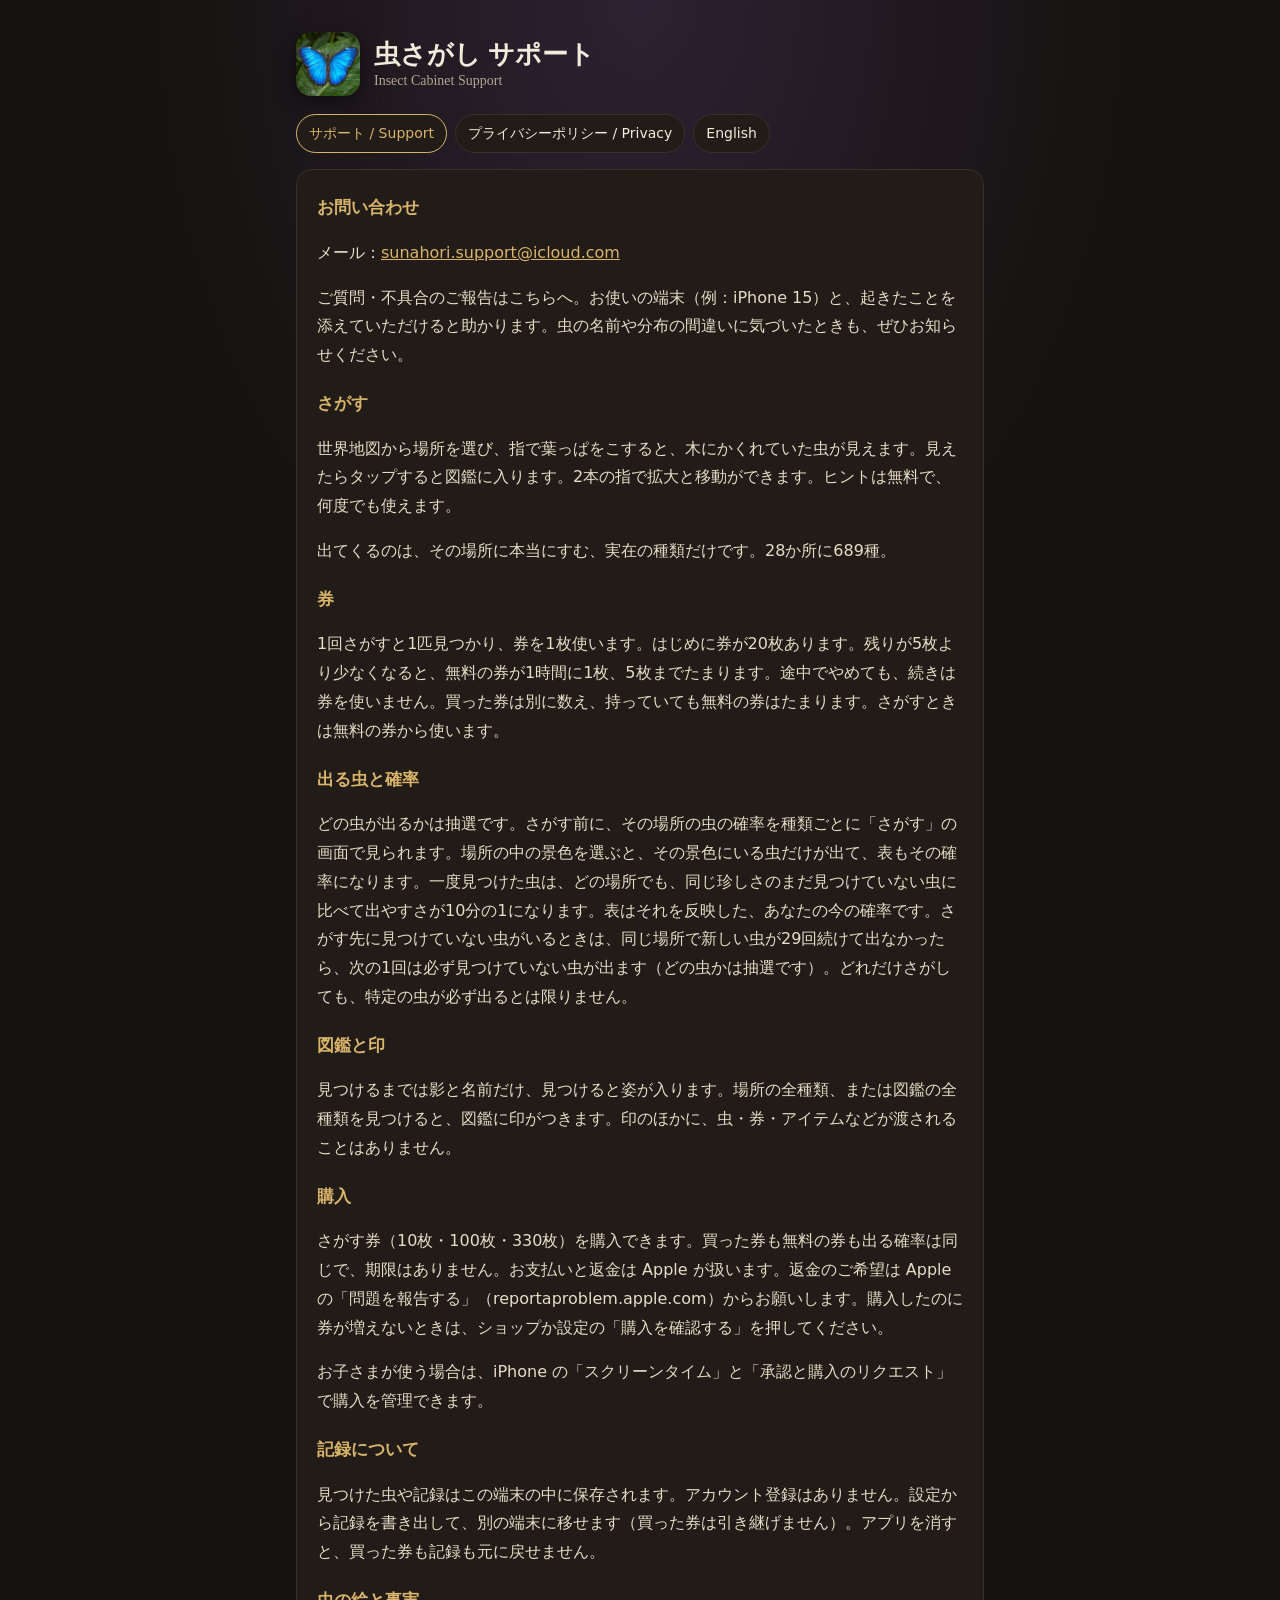
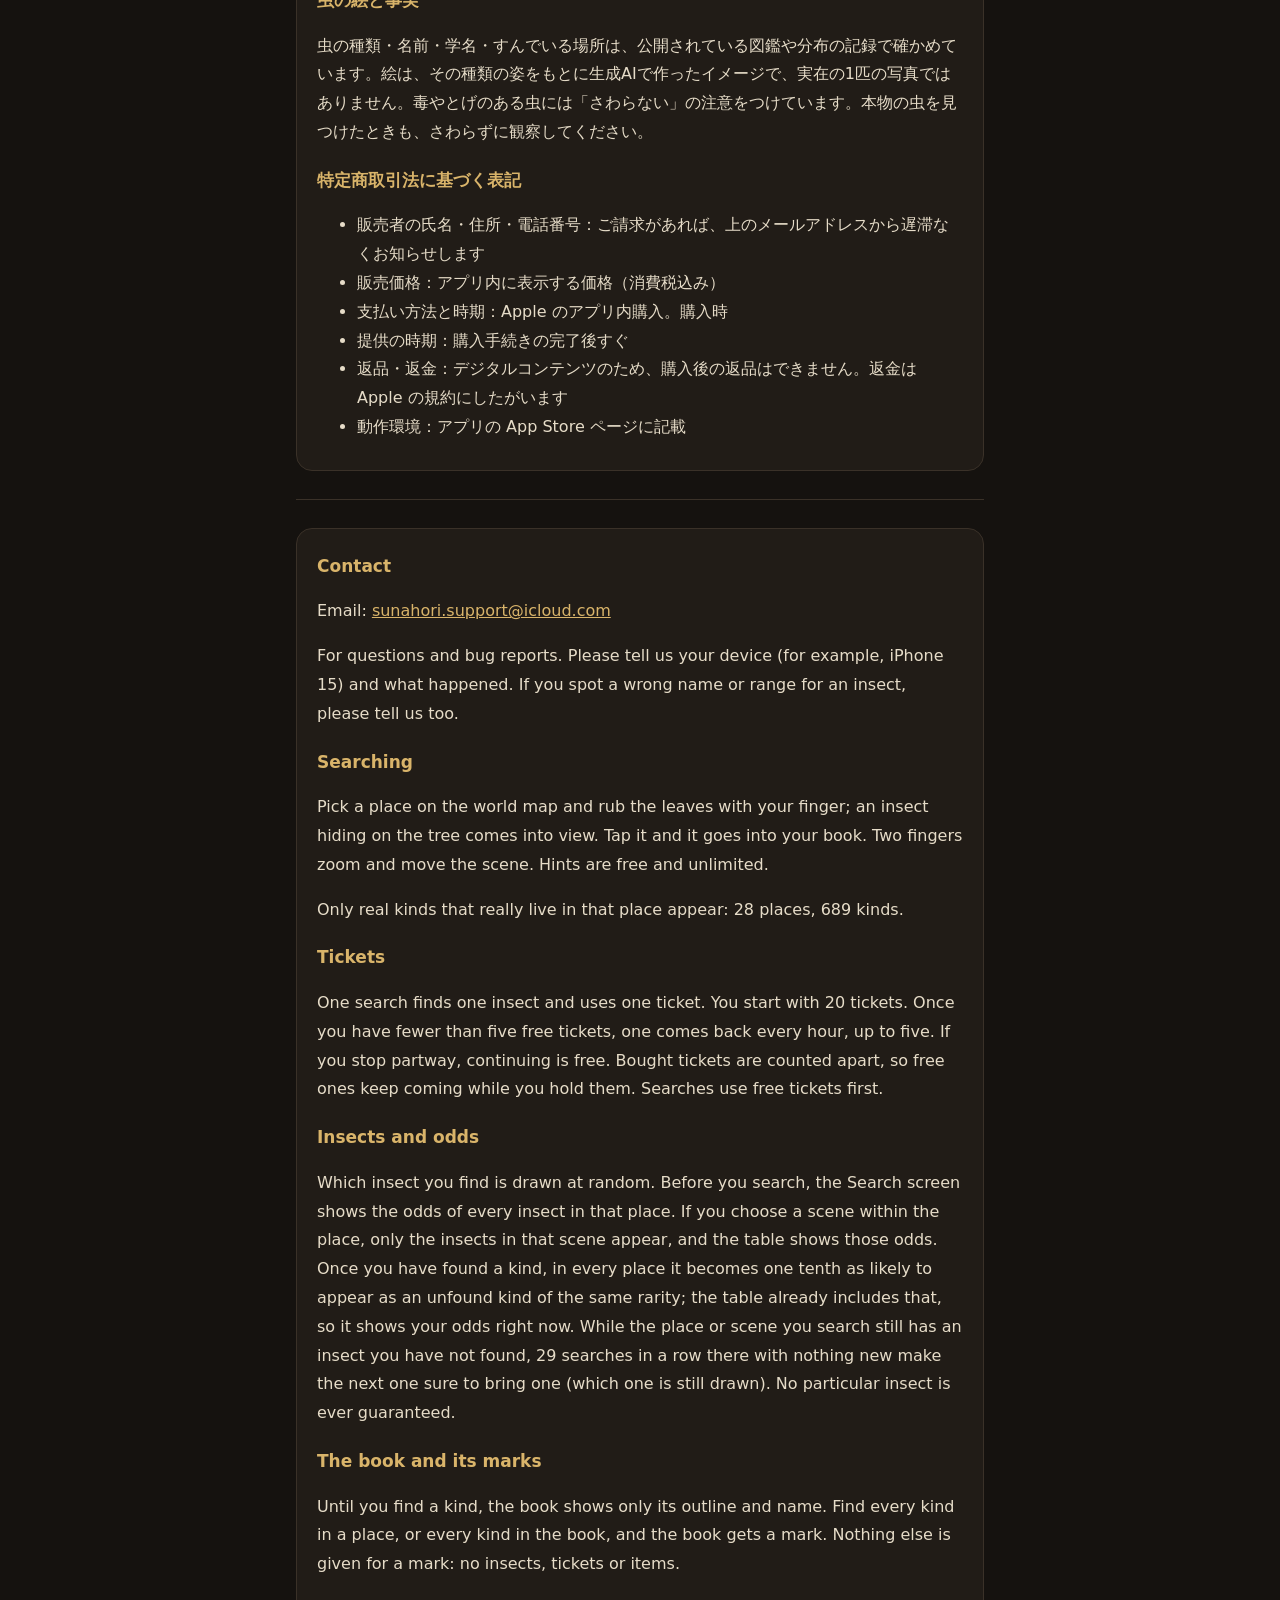
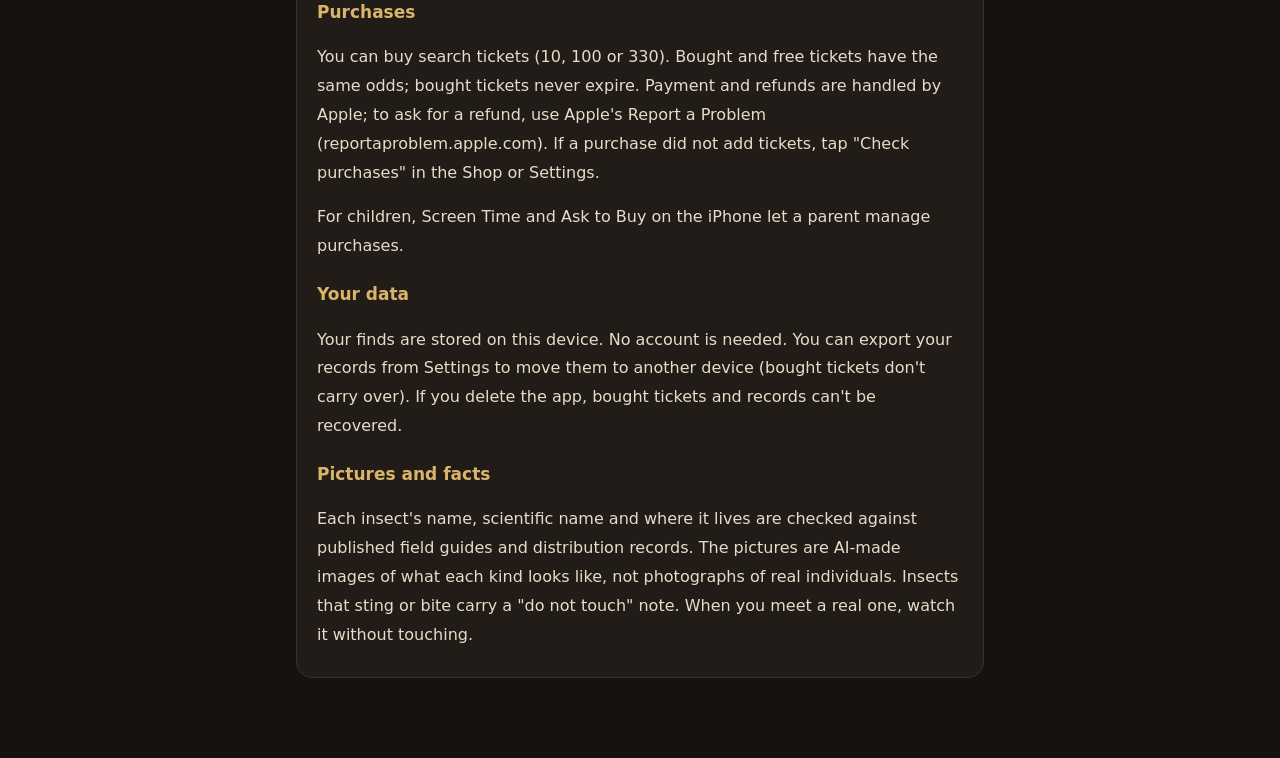
<file: index.html>
<!doctype html>
<html lang="ja">
<head>
<meta charset="utf-8">
<meta name="viewport" content="width=device-width,initial-scale=1">
<title>虫さがし サポート / Insect Cabinet Support</title>
<link rel="stylesheet" href="style.css">
<link rel="icon" href="icon.png">
</head>
<body>
<main>
  <header>
    <img src="icon.png" alt="">
    <h1>虫さがし サポート<small>Insect Cabinet Support</small></h1>
  </header>
  <nav>
    <a class="on" href="./">サポート / Support</a>
    <a href="privacy.html">プライバシーポリシー / Privacy</a>
    <a href="#en">English</a>
  </nav>

  <section>
    <h2>お問い合わせ</h2>
    <p>メール：<a href="mailto:sunahori.support@icloud.com">sunahori.support@icloud.com</a></p>
    <p>ご質問・不具合のご報告はこちらへ。お使いの端末（例：iPhone 15）と、起きたことを添えていただけると助かります。虫の名前や分布の間違いに気づいたときも、ぜひお知らせください。</p>
    <h2>さがす</h2>
    <p>世界地図から場所を選び、指で葉っぱをこすると、木にかくれていた虫が見えます。見えたらタップすると図鑑に入ります。2本の指で拡大と移動ができます。ヒントは無料で、何度でも使えます。</p>
    <p>出てくるのは、その場所に本当にすむ、実在の種類だけです。28か所に689種。</p>
    <h2>券</h2>
    <p>1回さがすと1匹見つかり、券を1枚使います。はじめに券が20枚あります。残りが5枚より少なくなると、無料の券が1時間に1枚、5枚までたまります。途中でやめても、続きは券を使いません。買った券は別に数え、持っていても無料の券はたまります。さがすときは無料の券から使います。</p>
    <h2>出る虫と確率</h2>
    <p>どの虫が出るかは抽選です。さがす前に、その場所の虫の確率を種類ごとに「さがす」の画面で見られます。場所の中の景色を選ぶと、その景色にいる虫だけが出て、表もその確率になります。一度見つけた虫は、どの場所でも、同じ珍しさのまだ見つけていない虫に比べて出やすさが10分の1になります。表はそれを反映した、あなたの今の確率です。さがす先に見つけていない虫がいるときは、同じ場所で新しい虫が29回続けて出なかったら、次の1回は必ず見つけていない虫が出ます（どの虫かは抽選です）。どれだけさがしても、特定の虫が必ず出るとは限りません。</p>
    <h2>図鑑と印</h2>
    <p>見つけるまでは影と名前だけ、見つけると姿が入ります。場所の全種類、または図鑑の全種類を見つけると、図鑑に印がつきます。印のほかに、虫・券・アイテムなどが渡されることはありません。</p>
    <h2>購入</h2>
    <p>さがす券（10枚・100枚・330枚）を購入できます。買った券も無料の券も出る確率は同じで、期限はありません。お支払いと返金は Apple が扱います。返金のご希望は Apple の「問題を報告する」（reportaproblem.apple.com）からお願いします。購入したのに券が増えないときは、ショップか設定の「購入を確認する」を押してください。</p>
    <p>お子さまが使う場合は、iPhone の「スクリーンタイム」と「承認と購入のリクエスト」で購入を管理できます。</p>
    <h2>記録について</h2>
    <p>見つけた虫や記録はこの端末の中に保存されます。アカウント登録はありません。設定から記録を書き出して、別の端末に移せます（買った券は引き継げません）。アプリを消すと、買った券も記録も元に戻せません。</p>
    <h2>虫の絵と事実</h2>
    <p>虫の種類・名前・学名・すんでいる場所は、公開されている図鑑や分布の記録で確かめています。絵は、その種類の姿をもとに生成AIで作ったイメージで、実在の1匹の写真ではありません。毒やとげのある虫には「さわらない」の注意をつけています。本物の虫を見つけたときも、さわらずに観察してください。</p>
    <h2>特定商取引法に基づく表記</h2>
    <ul>
      <li>販売者の氏名・住所・電話番号：ご請求があれば、上のメールアドレスから遅滞なくお知らせします</li>
      <li>販売価格：アプリ内に表示する価格（消費税込み）</li>
      <li>支払い方法と時期：Apple のアプリ内購入。購入時</li>
      <li>提供の時期：購入手続きの完了後すぐ</li>
      <li>返品・返金：デジタルコンテンツのため、購入後の返品はできません。返金は Apple の規約にしたがいます</li>
      <li>動作環境：アプリの App Store ページに記載</li>
    </ul>
  </section>

  <hr>

  <section id="en" lang="en">
    <h2>Contact</h2>
    <p>Email: <a href="mailto:sunahori.support@icloud.com">sunahori.support@icloud.com</a></p>
    <p>For questions and bug reports. Please tell us your device (for example, iPhone 15) and what happened. If you spot a wrong name or range for an insect, please tell us too.</p>
    <h2>Searching</h2>
    <p>Pick a place on the world map and rub the leaves with your finger; an insect hiding on the tree comes into view. Tap it and it goes into your book. Two fingers zoom and move the scene. Hints are free and unlimited.</p>
    <p>Only real kinds that really live in that place appear: 28 places, 689 kinds.</p>
    <h2>Tickets</h2>
    <p>One search finds one insect and uses one ticket. You start with 20 tickets. Once you have fewer than five free tickets, one comes back every hour, up to five. If you stop partway, continuing is free. Bought tickets are counted apart, so free ones keep coming while you hold them. Searches use free tickets first.</p>
    <h2>Insects and odds</h2>
    <p>Which insect you find is drawn at random. Before you search, the Search screen shows the odds of every insect in that place. If you choose a scene within the place, only the insects in that scene appear, and the table shows those odds. Once you have found a kind, in every place it becomes one tenth as likely to appear as an unfound kind of the same rarity; the table already includes that, so it shows your odds right now. While the place or scene you search still has an insect you have not found, 29 searches in a row there with nothing new make the next one sure to bring one (which one is still drawn). No particular insect is ever guaranteed.</p>
    <h2>The book and its marks</h2>
    <p>Until you find a kind, the book shows only its outline and name. Find every kind in a place, or every kind in the book, and the book gets a mark. Nothing else is given for a mark: no insects, tickets or items.</p>
    <h2>Purchases</h2>
    <p>You can buy search tickets (10, 100 or 330). Bought and free tickets have the same odds; bought tickets never expire. Payment and refunds are handled by Apple; to ask for a refund, use Apple's Report a Problem (reportaproblem.apple.com). If a purchase did not add tickets, tap "Check purchases" in the Shop or Settings.</p>
    <p>For children, Screen Time and Ask to Buy on the iPhone let a parent manage purchases.</p>
    <h2>Your data</h2>
    <p>Your finds are stored on this device. No account is needed. You can export your records from Settings to move them to another device (bought tickets don't carry over). If you delete the app, bought tickets and records can't be recovered.</p>
    <h2>Pictures and facts</h2>
    <p>Each insect's name, scientific name and where it lives are checked against published field guides and distribution records. The pictures are AI-made images of what each kind looks like, not photographs of real individuals. Insects that sting or bite carry a "do not touch" note. When you meet a real one, watch it without touching.</p>
  </section>
</main>
</body>
</html>
</file>
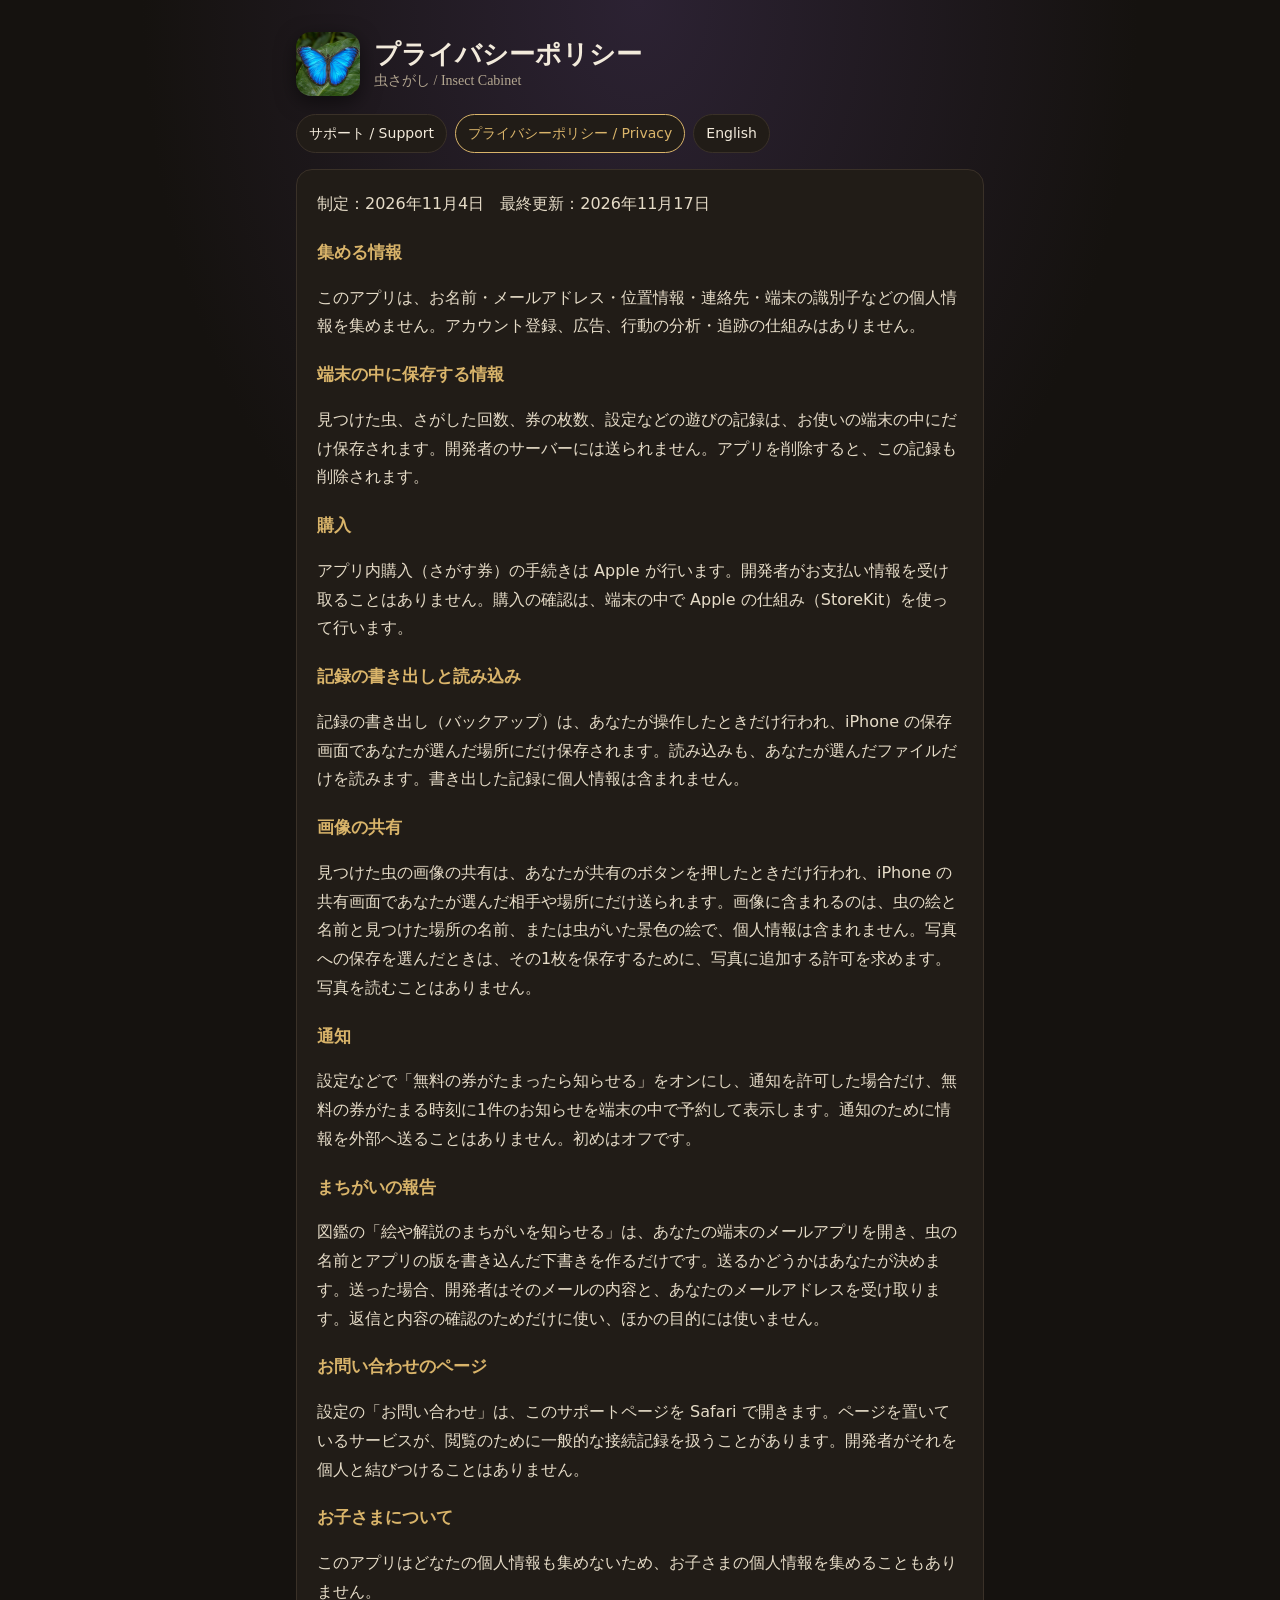
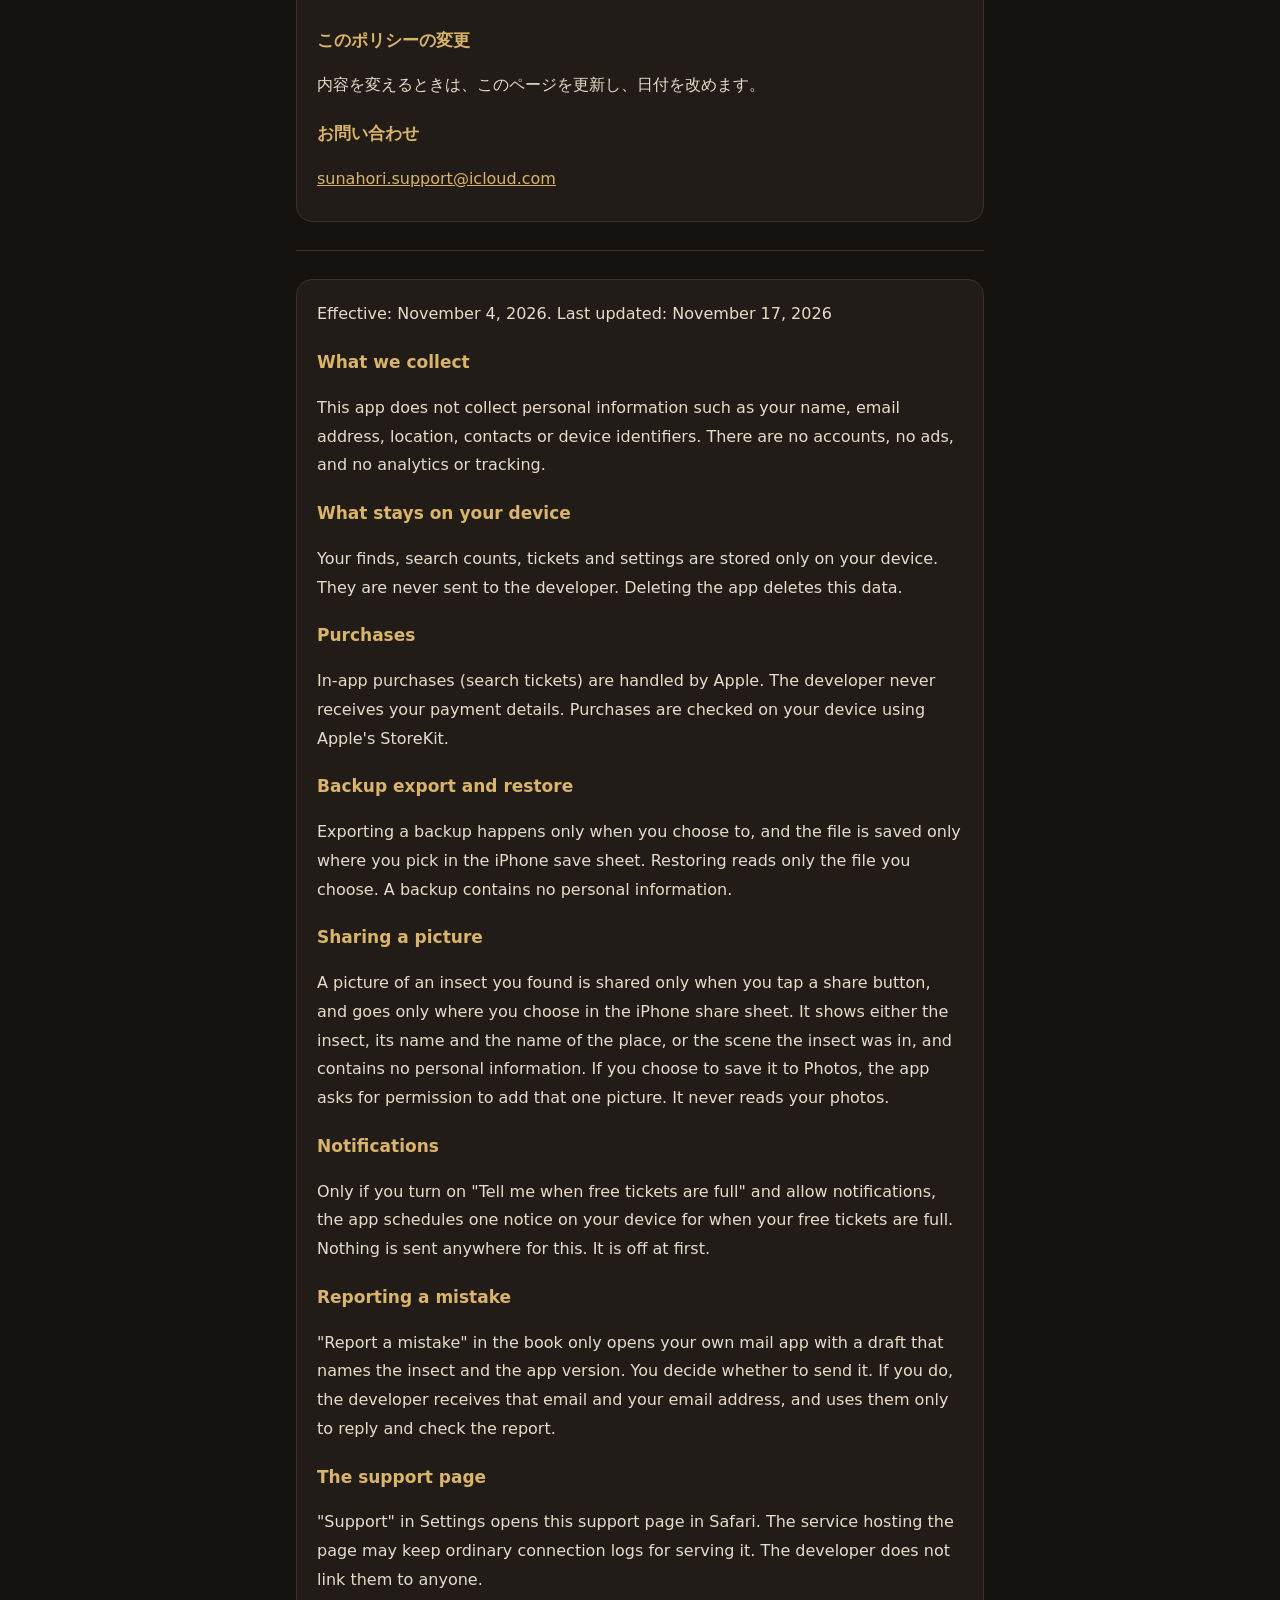
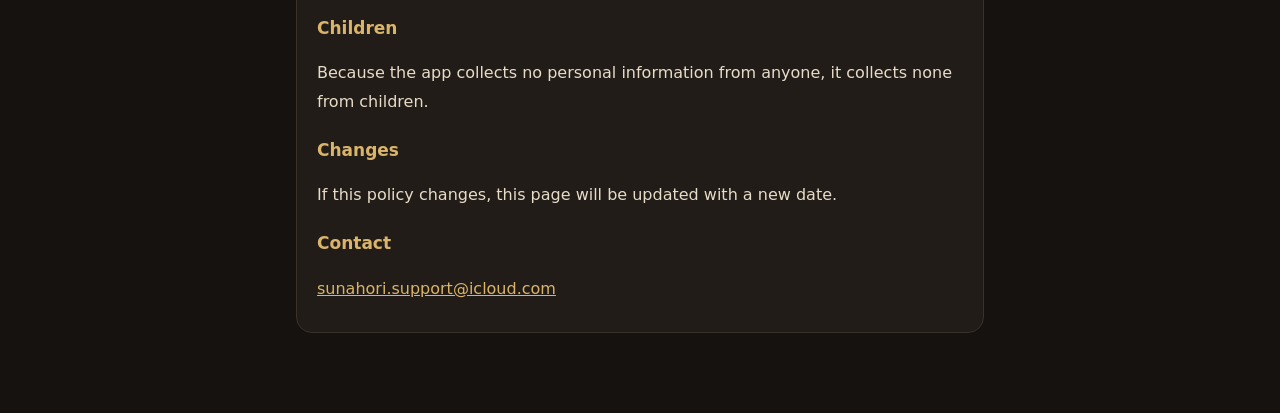
<file: privacy.html>
<!doctype html>
<html lang="ja">
<head>
<meta charset="utf-8">
<meta name="viewport" content="width=device-width,initial-scale=1">
<title>虫さがし プライバシーポリシー / Insect Cabinet Privacy Policy</title>
<link rel="stylesheet" href="style.css">
<link rel="icon" href="icon.png">
</head>
<body>
<main>
  <header>
    <img src="icon.png" alt="">
    <h1>プライバシーポリシー<small>虫さがし / Insect Cabinet</small></h1>
  </header>
  <nav>
    <a href="./">サポート / Support</a>
    <a class="on" href="privacy.html">プライバシーポリシー / Privacy</a>
    <a href="#en">English</a>
  </nav>

  <section>
    <p>制定：2026年11月4日　最終更新：2026年11月17日</p>
    <h2>集める情報</h2>
    <p>このアプリは、お名前・メールアドレス・位置情報・連絡先・端末の識別子などの個人情報を集めません。アカウント登録、広告、行動の分析・追跡の仕組みはありません。</p>
    <h2>端末の中に保存する情報</h2>
    <p>見つけた虫、さがした回数、券の枚数、設定などの遊びの記録は、お使いの端末の中にだけ保存されます。開発者のサーバーには送られません。アプリを削除すると、この記録も削除されます。</p>
    <h2>購入</h2>
    <p>アプリ内購入（さがす券）の手続きは Apple が行います。開発者がお支払い情報を受け取ることはありません。購入の確認は、端末の中で Apple の仕組み（StoreKit）を使って行います。</p>
    <h2>記録の書き出しと読み込み</h2>
    <p>記録の書き出し（バックアップ）は、あなたが操作したときだけ行われ、iPhone の保存画面であなたが選んだ場所にだけ保存されます。読み込みも、あなたが選んだファイルだけを読みます。書き出した記録に個人情報は含まれません。</p>
    <h2>画像の共有</h2>
    <p>見つけた虫の画像の共有は、あなたが共有のボタンを押したときだけ行われ、iPhone の共有画面であなたが選んだ相手や場所にだけ送られます。画像に含まれるのは、虫の絵と名前と見つけた場所の名前、または虫がいた景色の絵で、個人情報は含まれません。写真への保存を選んだときは、その1枚を保存するために、写真に追加する許可を求めます。写真を読むことはありません。</p>
    <h2>通知</h2>
    <p>設定などで「無料の券がたまったら知らせる」をオンにし、通知を許可した場合だけ、無料の券がたまる時刻に1件のお知らせを端末の中で予約して表示します。通知のために情報を外部へ送ることはありません。初めはオフです。</p>

    <h2>まちがいの報告</h2>
    <p>図鑑の「絵や解説のまちがいを知らせる」は、あなたの端末のメールアプリを開き、虫の名前とアプリの版を書き込んだ下書きを作るだけです。送るかどうかはあなたが決めます。送った場合、開発者はそのメールの内容と、あなたのメールアドレスを受け取ります。返信と内容の確認のためだけに使い、ほかの目的には使いません。</p>

    <h2>お問い合わせのページ</h2>
    <p>設定の「お問い合わせ」は、このサポートページを Safari で開きます。ページを置いているサービスが、閲覧のために一般的な接続記録を扱うことがあります。開発者がそれを個人と結びつけることはありません。</p>
    <h2>お子さまについて</h2>
    <p>このアプリはどなたの個人情報も集めないため、お子さまの個人情報を集めることもありません。</p>
    <h2>このポリシーの変更</h2>
    <p>内容を変えるときは、このページを更新し、日付を改めます。</p>
    <h2>お問い合わせ</h2>
    <p><a href="mailto:sunahori.support@icloud.com">sunahori.support@icloud.com</a></p>
  </section>

  <hr>

  <section id="en" lang="en">
    <p>Effective: November 4, 2026. Last updated: November 17, 2026</p>
    <h2>What we collect</h2>
    <p>This app does not collect personal information such as your name, email address, location, contacts or device identifiers. There are no accounts, no ads, and no analytics or tracking.</p>
    <h2>What stays on your device</h2>
    <p>Your finds, search counts, tickets and settings are stored only on your device. They are never sent to the developer. Deleting the app deletes this data.</p>
    <h2>Purchases</h2>
    <p>In-app purchases (search tickets) are handled by Apple. The developer never receives your payment details. Purchases are checked on your device using Apple's StoreKit.</p>
    <h2>Backup export and restore</h2>
    <p>Exporting a backup happens only when you choose to, and the file is saved only where you pick in the iPhone save sheet. Restoring reads only the file you choose. A backup contains no personal information.</p>
    <h2>Sharing a picture</h2>
    <p>A picture of an insect you found is shared only when you tap a share button, and goes only where you choose in the iPhone share sheet. It shows either the insect, its name and the name of the place, or the scene the insect was in, and contains no personal information. If you choose to save it to Photos, the app asks for permission to add that one picture. It never reads your photos.</p>
    <h2>Notifications</h2>
    <p>Only if you turn on "Tell me when free tickets are full" and allow notifications, the app schedules one notice on your device for when your free tickets are full. Nothing is sent anywhere for this. It is off at first.</p>

    <h2>Reporting a mistake</h2>
    <p>"Report a mistake" in the book only opens your own mail app with a draft that names the insect and the app version. You decide whether to send it. If you do, the developer receives that email and your email address, and uses them only to reply and check the report.</p>

    <h2>The support page</h2>
    <p>"Support" in Settings opens this support page in Safari. The service hosting the page may keep ordinary connection logs for serving it. The developer does not link them to anyone.</p>
    <h2>Children</h2>
    <p>Because the app collects no personal information from anyone, it collects none from children.</p>
    <h2>Changes</h2>
    <p>If this policy changes, this page will be updated with a new date.</p>
    <h2>Contact</h2>
    <p><a href="mailto:sunahori.support@icloud.com">sunahori.support@icloud.com</a></p>
  </section>
</main>
</body>
</html>
</file>
<file: style.css>
:root { --bg: #15120f; --panel: #211c17; --line: #3a3128; --text: #f2eadb; --muted: #b3a690; --gold: #d9b46a; }
* { box-sizing: border-box; }
body { margin: 0; background: radial-gradient(ellipse at 50% 0%, #2c2233 0%, var(--bg) 55%) fixed, var(--bg); color: var(--text); font: 16px/1.8 "Hiragino Sans", "Hiragino Kaku Gothic ProN", system-ui, sans-serif; }
main { max-width: 720px; margin: 0 auto; padding: 32px 16px 64px; }
header { display: flex; align-items: center; gap: 14px; margin-bottom: 8px; }
header img { width: 64px; height: 64px; border-radius: 15px; box-shadow: 0 6px 20px rgba(0,0,0,.5); }
h1 { font-family: "Hiragino Mincho ProN", "Yu Mincho", serif; font-size: 26px; line-height: 1.3; margin: 0; }
h1 small { display: block; font-size: 14px; color: var(--muted); font-family: inherit; font-weight: 400; }
nav { display: flex; gap: 8px; flex-wrap: wrap; margin: 18px 0 8px; }
nav a { color: var(--text); text-decoration: none; border: 1px solid var(--line); background: var(--panel); padding: 6px 12px; border-radius: 999px; font-size: 14px; }
nav a.on { border-color: var(--gold); color: var(--gold); }
section { background: var(--panel); border: 1px solid var(--line); border-radius: 16px; padding: 4px 20px 12px; margin: 16px 0; }
h2 { font-size: 17px; color: var(--gold); margin: 18px 0 4px; }
p, li { color: #e6dcc8; }
a { color: var(--gold); }
.contact { font-size: 17px; }
.muted { color: var(--muted); font-size: 13px; }
hr { border: 0; border-top: 1px solid var(--line); margin: 28px 0; }
</file>
